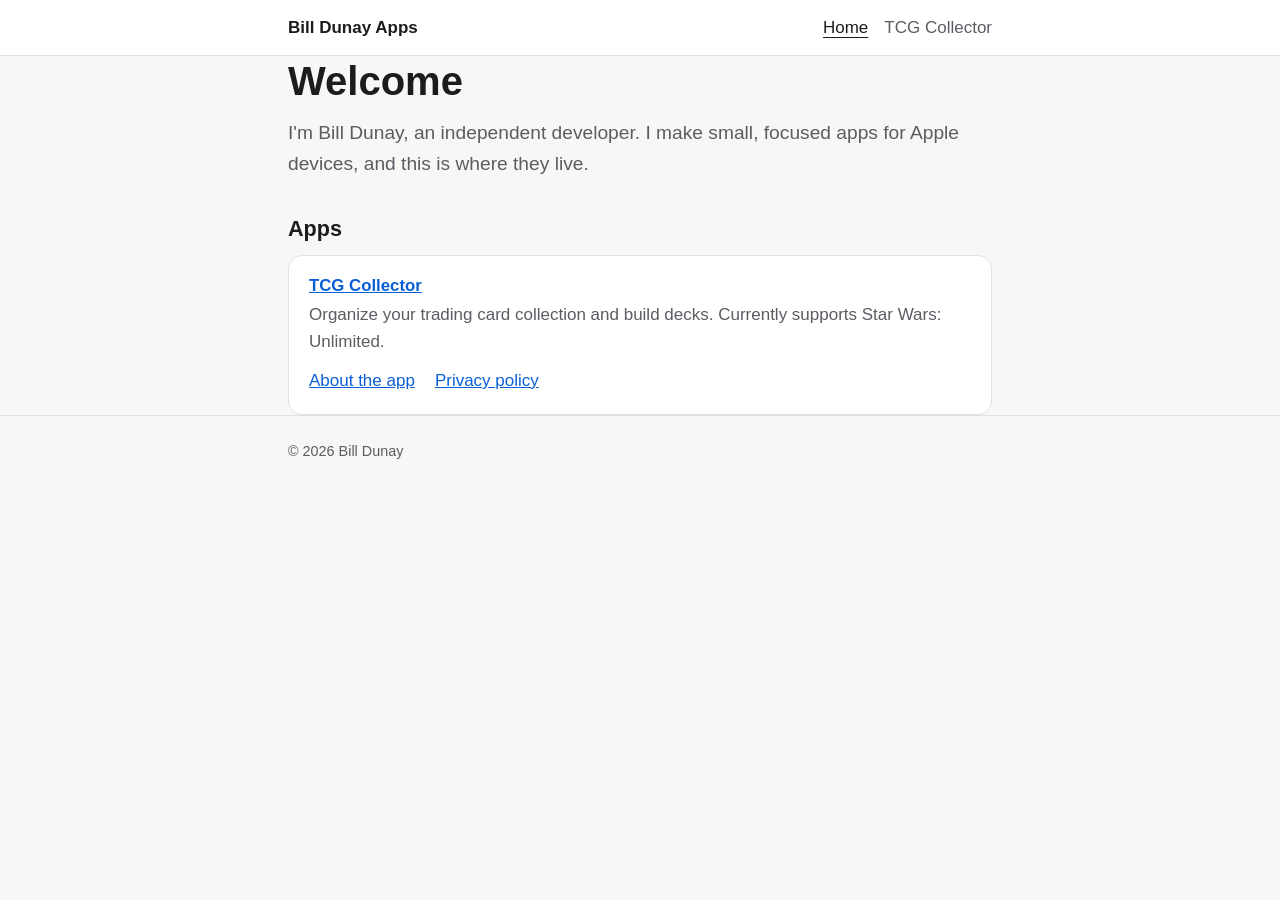
<file: index.html>
<!doctype html>
<html lang="en">
<head>
  <meta charset="utf-8">
  <meta name="viewport" content="width=device-width, initial-scale=1">
  <title>Bill Dunay Apps</title>
  <meta name="description" content="Independent apps for iPhone, iPad, and Apple Vision Pro by Bill Dunay.">
  <link rel="stylesheet" href="assets/css/site.css">
</head>
<body>
  <a class="skip-link" href="#main">Skip to content</a>

  <header class="site-header">
    <div class="wrap">
      <a class="site-name" href="./">Bill Dunay Apps</a>
      <nav class="site-nav" aria-label="Main">
        <ul>
          <li><a href="./" aria-current="page">Home</a></li>
          <li><a href="apps/tcg-collector/">TCG Collector</a></li>
        </ul>
      </nav>
    </div>
  </header>

  <main id="main" class="wrap">
    <h1>Welcome</h1>
    <p class="lede">I'm Bill Dunay, an independent developer. I make small, focused apps for Apple devices, and this is where they live.</p>

    <h2 id="apps">Apps</h2>
    <!-- To add an app, copy this list item and point it at apps/<app-name>/. -->
    <ul class="app-list">
      <li class="card">
        <h3><a href="apps/tcg-collector/">TCG Collector</a></h3>
        <p>Organize your trading card collection and build decks. Currently supports Star Wars: Unlimited.</p>
        <ul class="links">
          <li><a href="apps/tcg-collector/">About the app</a></li>
          <li><a href="apps/tcg-collector/privacy/">Privacy policy</a></li>
        </ul>
      </li>
    </ul>
  </main>

  <footer class="site-footer">
    <div class="wrap">
      <p>© 2026 Bill Dunay</p>
    </div>
  </footer>
</body>
</html>
</file>
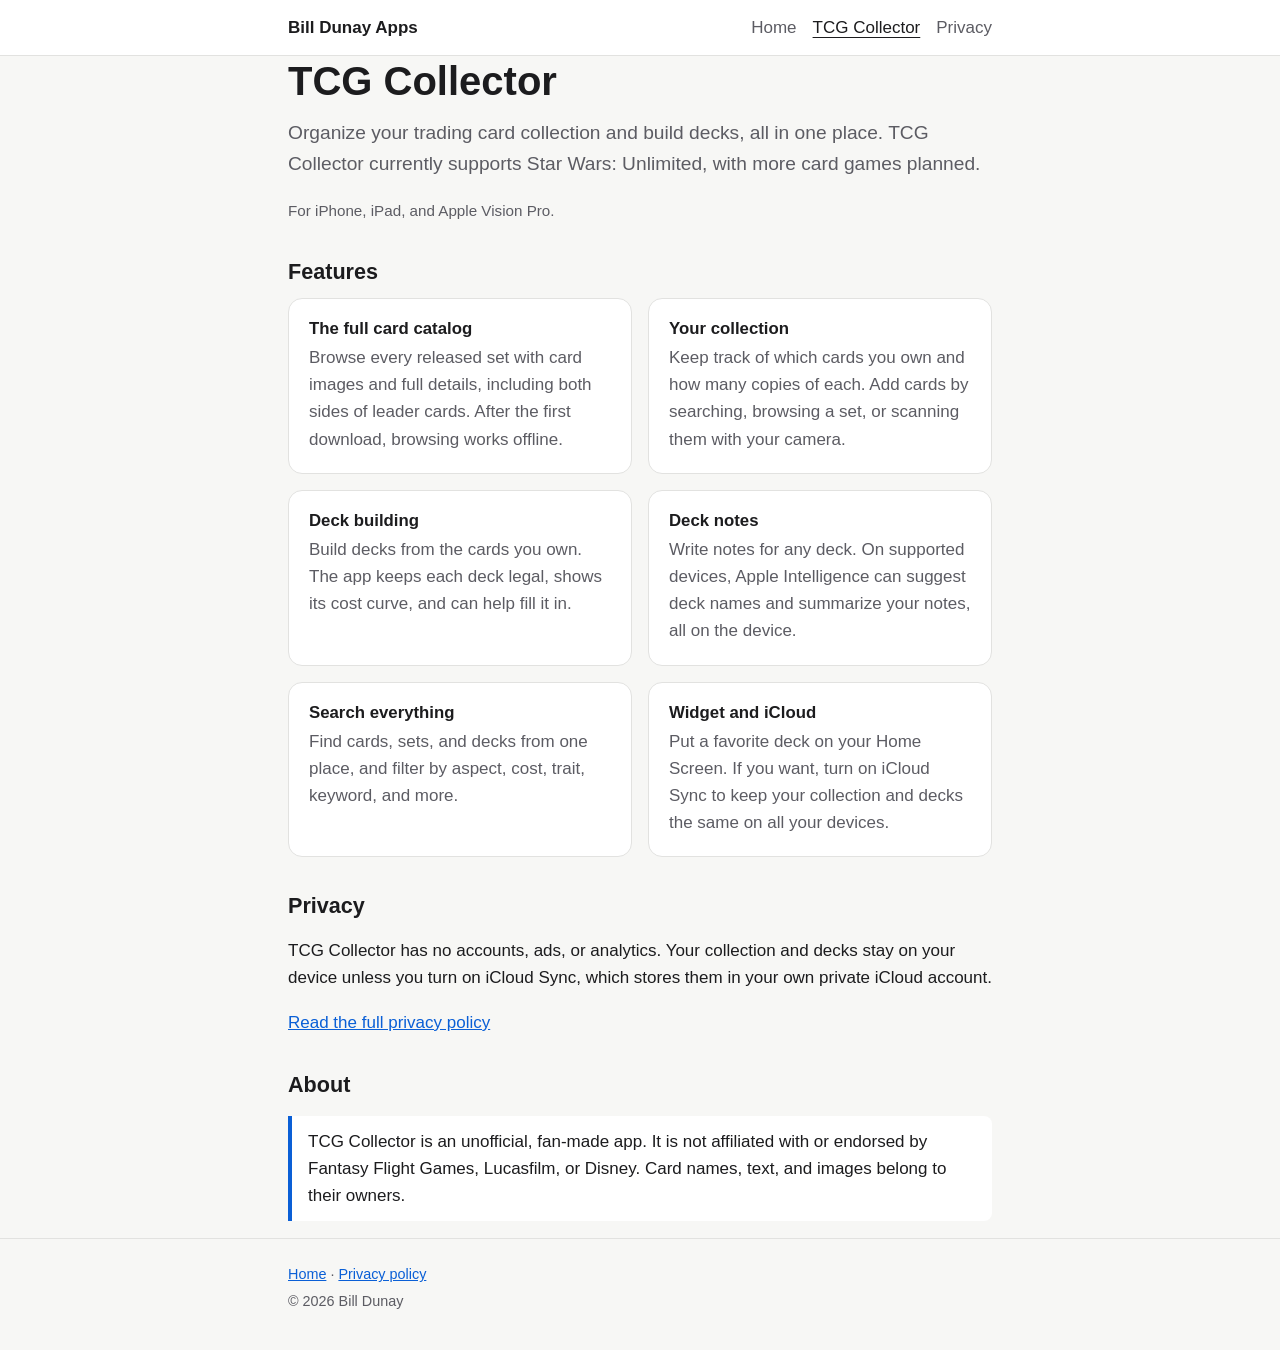
<file: apps/tcg-collector/index.html>
<!doctype html>
<html lang="en">
<head>
  <meta charset="utf-8">
  <meta name="viewport" content="width=device-width, initial-scale=1">
  <title>TCG Collector</title>
  <meta name="description" content="TCG Collector organizes your trading card collection and helps you build decks. Currently supports Star Wars: Unlimited.">
  <link rel="stylesheet" href="../../assets/css/site.css">
</head>
<body>
  <a class="skip-link" href="#main">Skip to content</a>

  <header class="site-header">
    <div class="wrap">
      <a class="site-name" href="../../">Bill Dunay Apps</a>
      <nav class="site-nav" aria-label="Main">
        <ul>
          <li><a href="../../">Home</a></li>
          <li><a href="./" aria-current="page">TCG Collector</a></li>
          <li><a href="privacy/">Privacy</a></li>
        </ul>
      </nav>
    </div>
  </header>

  <main id="main" class="wrap">
    <h1>TCG Collector</h1>
    <p class="lede">Organize your trading card collection and build decks, all in one place. TCG Collector currently supports Star Wars: Unlimited, with more card games planned.</p>
    <p class="meta">For iPhone, iPad, and Apple Vision Pro.</p>

    <h2>Features</h2>
    <ul class="features">
      <li class="card">
        <h3>The full card catalog</h3>
        <p>Browse every released set with card images and full details, including both sides of leader cards. After the first download, browsing works offline.</p>
      </li>
      <li class="card">
        <h3>Your collection</h3>
        <p>Keep track of which cards you own and how many copies of each. Add cards by searching, browsing a set, or scanning them with your camera.</p>
      </li>
      <li class="card">
        <h3>Deck building</h3>
        <p>Build decks from the cards you own. The app keeps each deck legal, shows its cost curve, and can help fill it in.</p>
      </li>
      <li class="card">
        <h3>Deck notes</h3>
        <p>Write notes for any deck. On supported devices, Apple Intelligence can suggest deck names and summarize your notes, all on the device.</p>
      </li>
      <li class="card">
        <h3>Search everything</h3>
        <p>Find cards, sets, and decks from one place, and filter by aspect, cost, trait, keyword, and more.</p>
      </li>
      <li class="card">
        <h3>Widget and iCloud</h3>
        <p>Put a favorite deck on your Home Screen. If you want, turn on iCloud Sync to keep your collection and decks the same on all your devices.</p>
      </li>
    </ul>

    <h2>Privacy</h2>
    <p>TCG Collector has no accounts, ads, or analytics. Your collection and decks stay on your device unless you turn on iCloud Sync, which stores them in your own private iCloud account.</p>
    <ul class="links">
      <li><a href="privacy/">Read the full privacy policy</a></li>
    </ul>

    <h2>About</h2>
    <p class="notice">TCG Collector is an unofficial, fan-made app. It is not affiliated with or endorsed by Fantasy Flight Games, Lucasfilm, or Disney. Card names, text, and images belong to their owners.</p>
  </main>

  <footer class="site-footer">
    <div class="wrap">
      <p><a href="../../">Home</a> · <a href="privacy/">Privacy policy</a></p>
      <p>© 2026 Bill Dunay</p>
    </div>
  </footer>
</body>
</html>
</file>
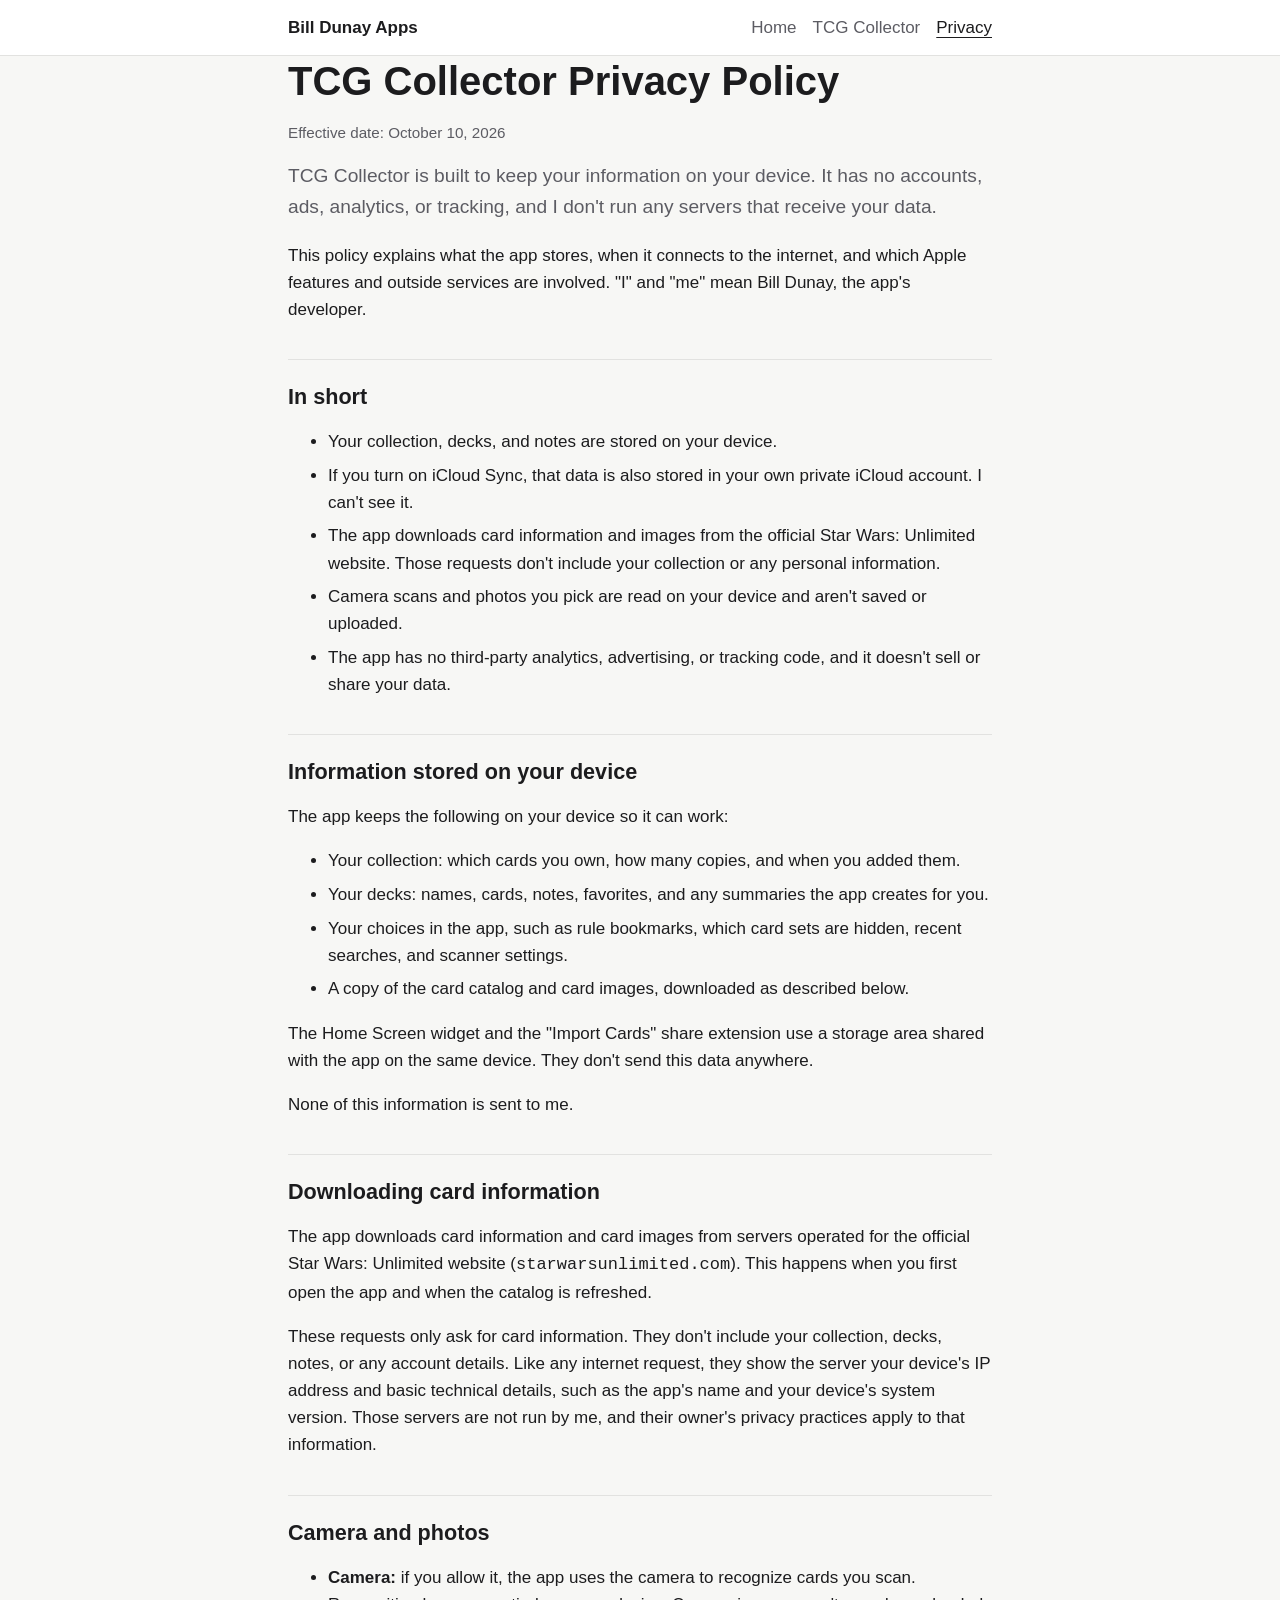
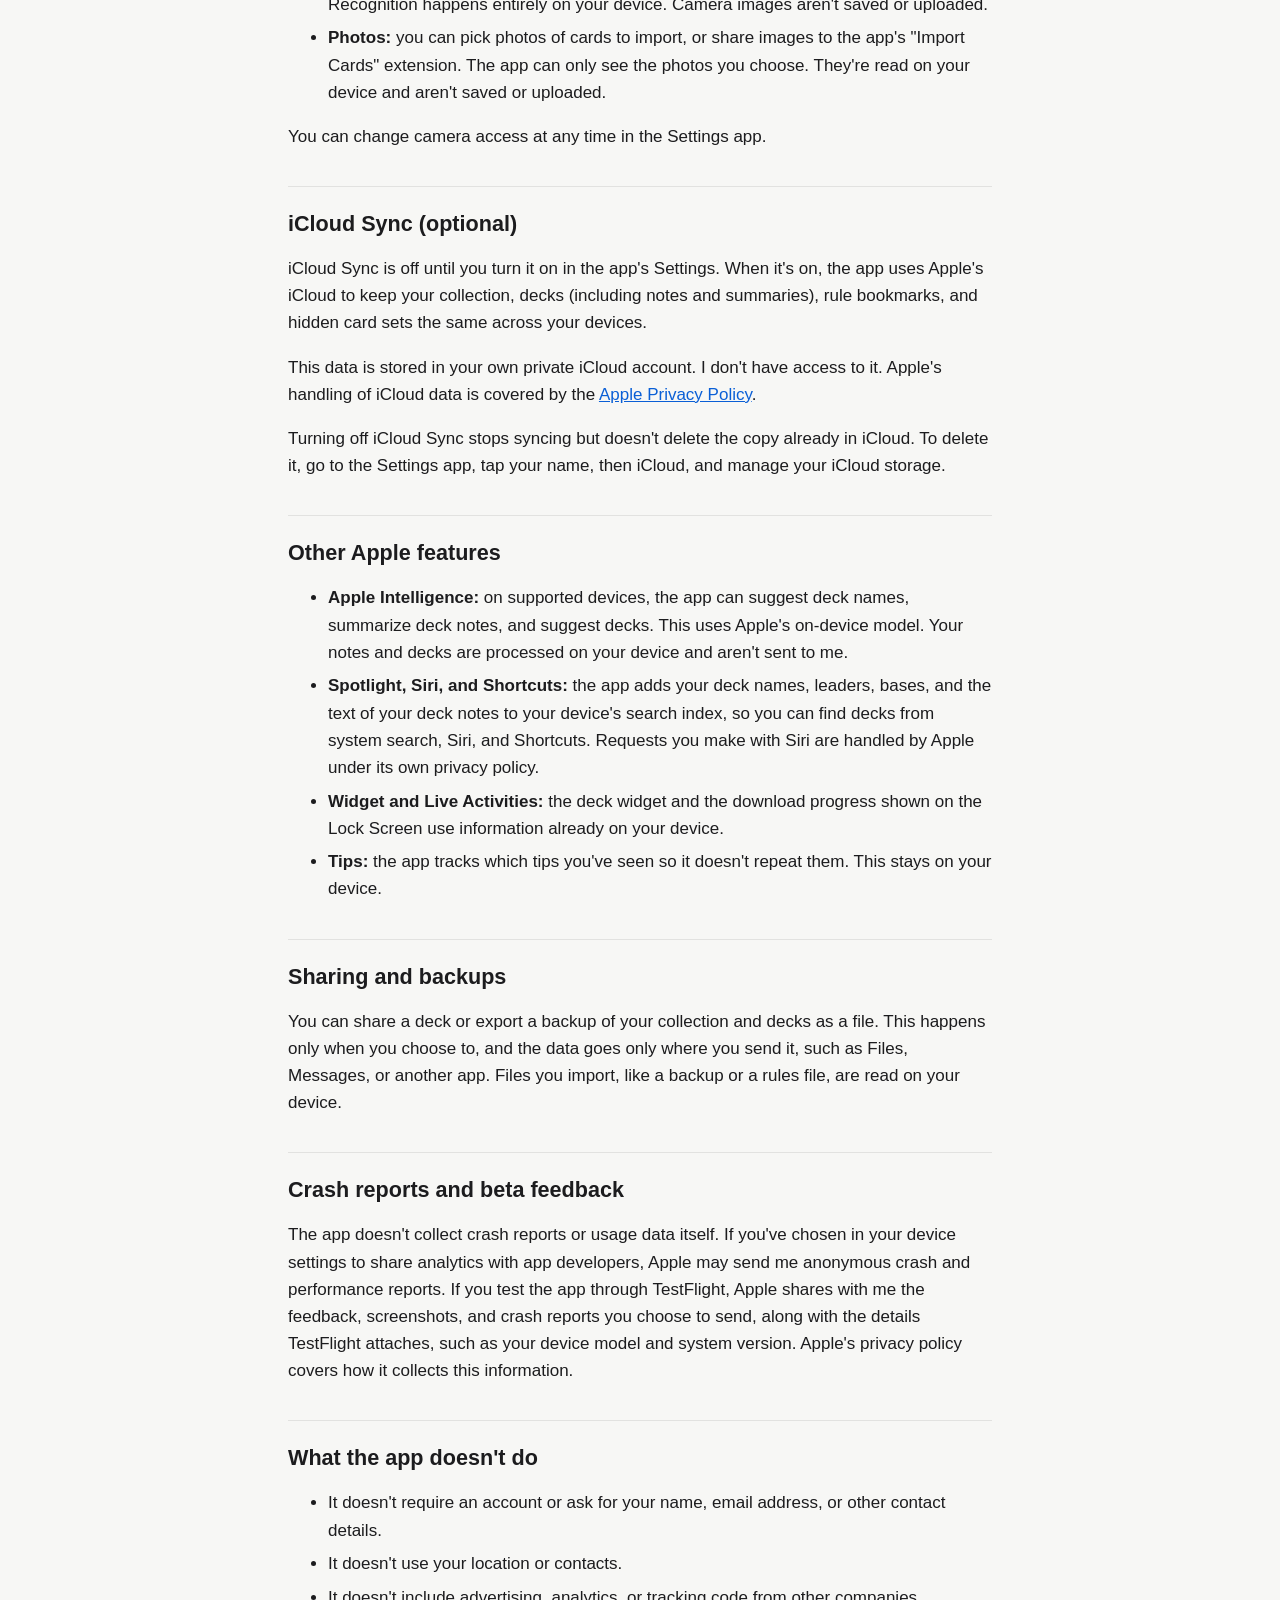
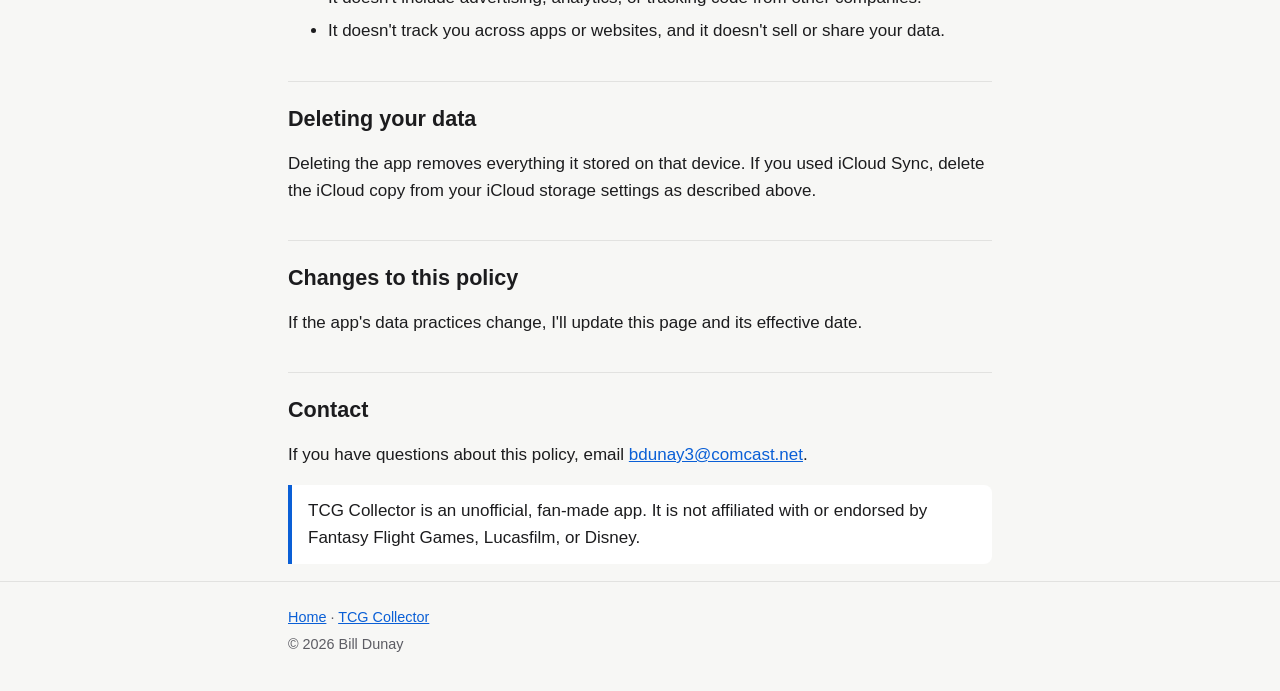
<file: apps/tcg-collector/privacy/index.html>
<!doctype html>
<html lang="en">
<head>
  <meta charset="utf-8">
  <meta name="viewport" content="width=device-width, initial-scale=1">
  <title>TCG Collector Privacy Policy</title>
  <meta name="description" content="How TCG Collector handles your information.">
  <link rel="stylesheet" href="../../../assets/css/site.css">
</head>
<body>
  <a class="skip-link" href="#main">Skip to content</a>

  <header class="site-header">
    <div class="wrap">
      <a class="site-name" href="../../../">Bill Dunay Apps</a>
      <nav class="site-nav" aria-label="Main">
        <ul>
          <li><a href="../../../">Home</a></li>
          <li><a href="../">TCG Collector</a></li>
          <li><a href="./" aria-current="page">Privacy</a></li>
        </ul>
      </nav>
    </div>
  </header>

  <main id="main" class="wrap policy">
    <h1>TCG Collector Privacy Policy</h1>
    <p class="meta">Effective date: October 10, 2026</p>

    <p class="lede">TCG Collector is built to keep your information on your device. It has no accounts, ads, analytics, or tracking, and I don't run any servers that receive your data.</p>

    <p>This policy explains what the app stores, when it connects to the internet, and which Apple features and outside services are involved. "I" and "me" mean Bill Dunay, the app's developer.</p>

    <h2 id="summary">In short</h2>
    <ul>
      <li>Your collection, decks, and notes are stored on your device.</li>
      <li>If you turn on iCloud Sync, that data is also stored in your own private iCloud account. I can't see it.</li>
      <li>The app downloads card information and images from the official Star Wars: Unlimited website. Those requests don't include your collection or any personal information.</li>
      <li>Camera scans and photos you pick are read on your device and aren't saved or uploaded.</li>
      <li>The app has no third-party analytics, advertising, or tracking code, and it doesn't sell or share your data.</li>
    </ul>

    <h2 id="on-device">Information stored on your device</h2>
    <p>The app keeps the following on your device so it can work:</p>
    <ul>
      <li>Your collection: which cards you own, how many copies, and when you added them.</li>
      <li>Your decks: names, cards, notes, favorites, and any summaries the app creates for you.</li>
      <li>Your choices in the app, such as rule bookmarks, which card sets are hidden, recent searches, and scanner settings.</li>
      <li>A copy of the card catalog and card images, downloaded as described below.</li>
    </ul>
    <p>The Home Screen widget and the "Import Cards" share extension use a storage area shared with the app on the same device. They don't send this data anywhere.</p>
    <p>None of this information is sent to me.</p>

    <h2 id="card-data">Downloading card information</h2>
    <p>The app downloads card information and card images from servers operated for the official Star Wars: Unlimited website (<code>starwarsunlimited.com</code>). This happens when you first open the app and when the catalog is refreshed.</p>
    <p>These requests only ask for card information. They don't include your collection, decks, notes, or any account details. Like any internet request, they show the server your device's IP address and basic technical details, such as the app's name and your device's system version. Those servers are not run by me, and their owner's privacy practices apply to that information.</p>

    <h2 id="camera-photos">Camera and photos</h2>
    <ul>
      <li><strong>Camera:</strong> if you allow it, the app uses the camera to recognize cards you scan. Recognition happens entirely on your device. Camera images aren't saved or uploaded.</li>
      <li><strong>Photos:</strong> you can pick photos of cards to import, or share images to the app's "Import Cards" extension. The app can only see the photos you choose. They're read on your device and aren't saved or uploaded.</li>
    </ul>
    <p>You can change camera access at any time in the Settings app.</p>

    <h2 id="icloud">iCloud Sync (optional)</h2>
    <p>iCloud Sync is off until you turn it on in the app's Settings. When it's on, the app uses Apple's iCloud to keep your collection, decks (including notes and summaries), rule bookmarks, and hidden card sets the same across your devices.</p>
    <p>This data is stored in your own private iCloud account. I don't have access to it. Apple's handling of iCloud data is covered by the <a href="https://www.apple.com/legal/privacy/">Apple Privacy Policy</a>.</p>
    <p>Turning off iCloud Sync stops syncing but doesn't delete the copy already in iCloud. To delete it, go to the Settings app, tap your name, then iCloud, and manage your iCloud storage.</p>

    <h2 id="apple-features">Other Apple features</h2>
    <ul>
      <li><strong>Apple Intelligence:</strong> on supported devices, the app can suggest deck names, summarize deck notes, and suggest decks. This uses Apple's on-device model. Your notes and decks are processed on your device and aren't sent to me.</li>
      <li><strong>Spotlight, Siri, and Shortcuts:</strong> the app adds your deck names, leaders, bases, and the text of your deck notes to your device's search index, so you can find decks from system search, Siri, and Shortcuts. Requests you make with Siri are handled by Apple under its own privacy policy.</li>
      <li><strong>Widget and Live Activities:</strong> the deck widget and the download progress shown on the Lock Screen use information already on your device.</li>
      <li><strong>Tips:</strong> the app tracks which tips you've seen so it doesn't repeat them. This stays on your device.</li>
    </ul>

    <h2 id="sharing">Sharing and backups</h2>
    <p>You can share a deck or export a backup of your collection and decks as a file. This happens only when you choose to, and the data goes only where you send it, such as Files, Messages, or another app. Files you import, like a backup or a rules file, are read on your device.</p>

    <h2 id="diagnostics">Crash reports and beta feedback</h2>
    <p>The app doesn't collect crash reports or usage data itself. If you've chosen in your device settings to share analytics with app developers, Apple may send me anonymous crash and performance reports. If you test the app through TestFlight, Apple shares with me the feedback, screenshots, and crash reports you choose to send, along with the details TestFlight attaches, such as your device model and system version. Apple's privacy policy covers how it collects this information.</p>

    <h2 id="not-collected">What the app doesn't do</h2>
    <ul>
      <li>It doesn't require an account or ask for your name, email address, or other contact details.</li>
      <li>It doesn't use your location or contacts.</li>
      <li>It doesn't include advertising, analytics, or tracking code from other companies.</li>
      <li>It doesn't track you across apps or websites, and it doesn't sell or share your data.</li>
    </ul>

    <h2 id="deleting">Deleting your data</h2>
    <p>Deleting the app removes everything it stored on that device. If you used iCloud Sync, delete the iCloud copy from your iCloud storage settings as described above.</p>

    <h2 id="changes">Changes to this policy</h2>
    <p>If the app's data practices change, I'll update this page and its effective date.</p>

    <h2 id="contact">Contact</h2>
    <p>If you have questions about this policy, email <a href="mailto:bdunay3@comcast.net">bdunay3@comcast.net</a>.</p>

    <p class="notice">TCG Collector is an unofficial, fan-made app. It is not affiliated with or endorsed by Fantasy Flight Games, Lucasfilm, or Disney.</p>
  </main>

  <footer class="site-footer">
    <div class="wrap">
      <p><a href="../../../">Home</a> · <a href="../">TCG Collector</a></p>
      <p>© 2026 Bill Dunay</p>
    </div>
  </footer>
</body>
</html>
</file>
<file: assets/css/site.css>
/* Shared styles for every page on the site. */

:root {
  --bg: #f7f7f5;
  --surface: #ffffff;
  --text: #1c1c1e;
  --muted: #5c5c63;
  --border: #e2e2e0;
  --accent: #0a5fd6;
  --accent-text: #ffffff;
  --radius: 14px;
  --max: 46rem;
  color-scheme: light dark;
}

@media (prefers-color-scheme: dark) {
  :root {
    --bg: #111113;
    --surface: #1c1c1f;
    --text: #f2f2f4;
    --muted: #a6a6ad;
    --border: #2e2e33;
    --accent: #5aa2ff;
    --accent-text: #0b1220;
  }
}

*,
*::before,
*::after {
  box-sizing: border-box;
}

html {
  -webkit-text-size-adjust: 100%;
}

body {
  margin: 0;
  background: var(--bg);
  color: var(--text);
  font: 1.0625rem/1.6 -apple-system, BlinkMacSystemFont, "Segoe UI", Roboto, Helvetica, Arial, sans-serif;
}

a {
  color: var(--accent);
}

a:focus-visible {
  outline: 3px solid var(--accent);
  outline-offset: 2px;
  border-radius: 4px;
}

.skip-link {
  position: absolute;
  left: 1rem;
  top: -3rem;
  padding: 0.5rem 0.75rem;
  background: var(--accent);
  color: var(--accent-text);
  border-radius: 8px;
  z-index: 10;
}

.skip-link:focus {
  top: 1rem;
}

.wrap {
  max-width: var(--max);
  margin: 0 auto;
  padding: 0 1rem;
}

/* Header and navigation */

.site-header {
  border-bottom: 1px solid var(--border);
  background: var(--surface);
}

.site-header .wrap {
  display: flex;
  flex-wrap: wrap;
  align-items: center;
  justify-content: space-between;
  gap: 0.5rem 1.25rem;
  padding-top: 0.875rem;
  padding-bottom: 0.875rem;
}

.site-name {
  font-weight: 700;
  color: var(--text);
  text-decoration: none;
}

.site-nav ul {
  display: flex;
  flex-wrap: wrap;
  gap: 0.25rem 1rem;
  margin: 0;
  padding: 0;
  list-style: none;
}

.site-nav a {
  color: var(--muted);
  text-decoration: none;
}

.site-nav a:hover,
.site-nav a[aria-current="page"] {
  color: var(--text);
  text-decoration: underline;
  text-underline-offset: 0.25em;
}

/* Content */

main {
  padding: 2.5rem 0 3rem;
}

h1,
h2,
h3 {
  line-height: 1.25;
}

h1 {
  font-size: clamp(1.9rem, 5vw, 2.5rem);
  margin: 0 0 0.75rem;
}

h2 {
  font-size: 1.35rem;
  margin: 2.25rem 0 0.75rem;
}

h3 {
  font-size: 1.05rem;
  margin: 0 0 0.25rem;
}

.lede {
  font-size: 1.2rem;
  color: var(--muted);
  margin-top: 0;
}

.meta {
  color: var(--muted);
  font-size: 0.95rem;
}

.card {
  background: var(--surface);
  border: 1px solid var(--border);
  border-radius: var(--radius);
  padding: 1.25rem;
}

.app-list {
  display: grid;
  gap: 1rem;
  margin: 0;
  padding: 0;
  list-style: none;
}

.app-list .card p {
  margin: 0.25rem 0 0.75rem;
  color: var(--muted);
}

.links {
  display: flex;
  flex-wrap: wrap;
  gap: 0.5rem 1.25rem;
  margin: 0;
  padding: 0;
  list-style: none;
}

.features {
  display: grid;
  grid-template-columns: repeat(auto-fit, minmax(15rem, 1fr));
  gap: 1rem;
  margin: 0;
  padding: 0;
  list-style: none;
}

.features p {
  margin: 0;
  color: var(--muted);
}

.notice {
  border-left: 4px solid var(--accent);
  background: var(--surface);
  padding: 0.75rem 1rem;
  border-radius: 0 8px 8px 0;
}

.placeholder {
  background: #fff3bf;
  color: #3d2e00;
  padding: 0 0.25em;
  border-radius: 4px;
}

.policy h2 {
  border-top: 1px solid var(--border);
  padding-top: 1.5rem;
}

.policy li + li {
  margin-top: 0.4rem;
}

/* Footer */

.site-footer {
  border-top: 1px solid var(--border);
  color: var(--muted);
  font-size: 0.9rem;
}

.site-footer .wrap {
  padding-top: 1.25rem;
  padding-bottom: 2rem;
}

.site-footer p {
  margin: 0.25rem 0;
}

@media (prefers-reduced-motion: no-preference) {
  html {
    scroll-behavior: smooth;
  }
}
</file>
